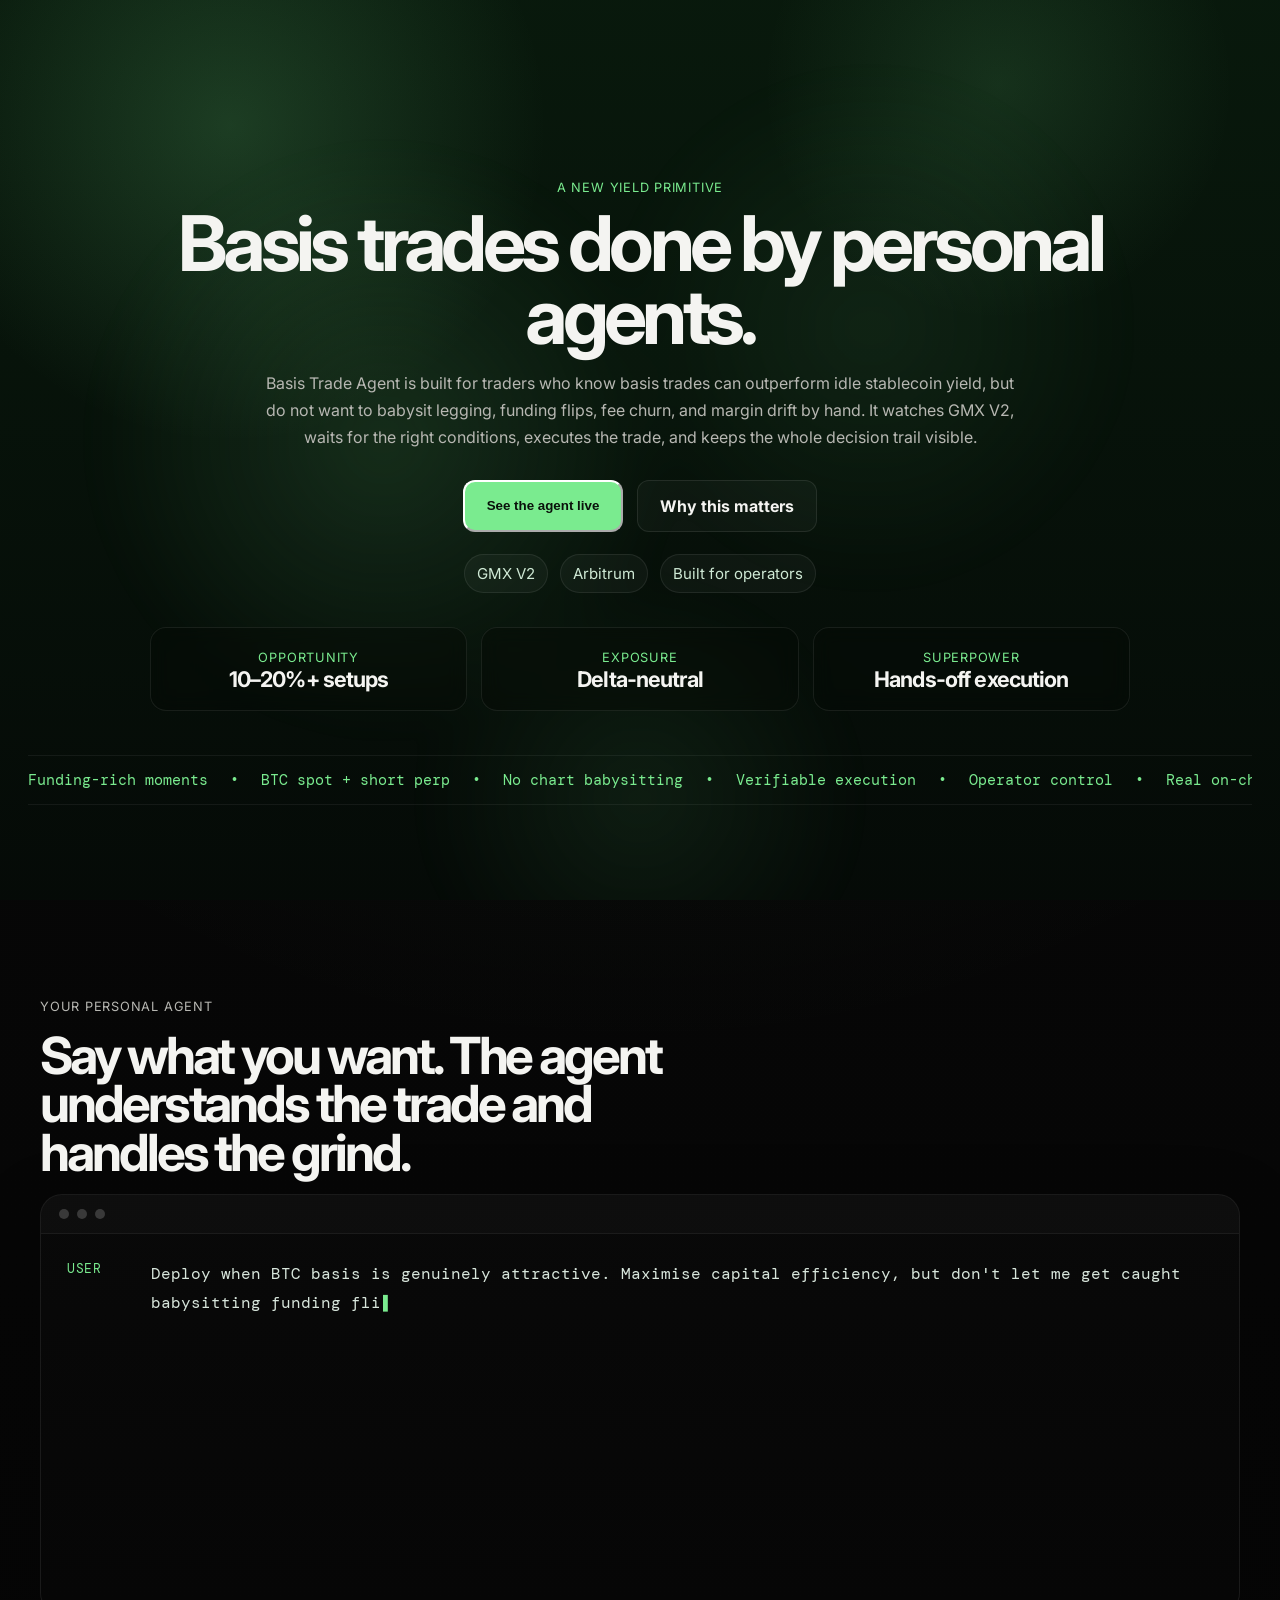
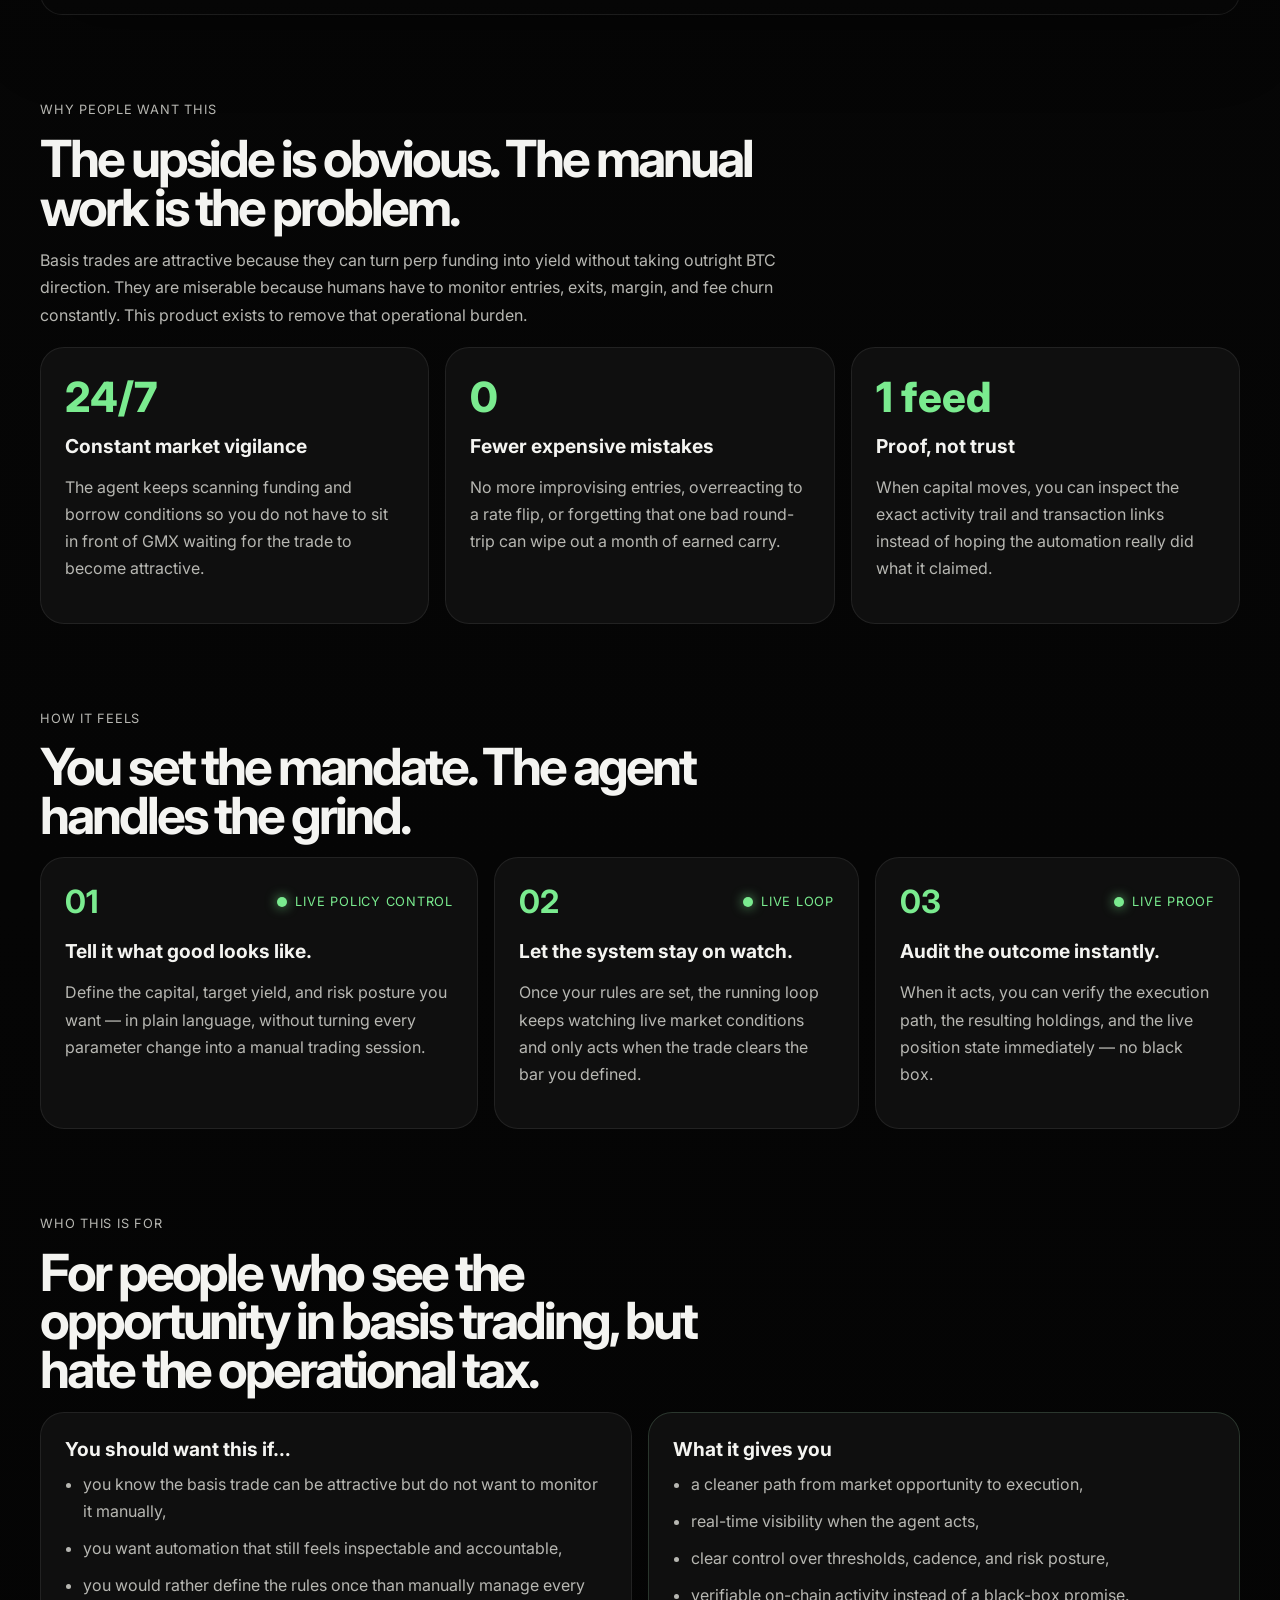
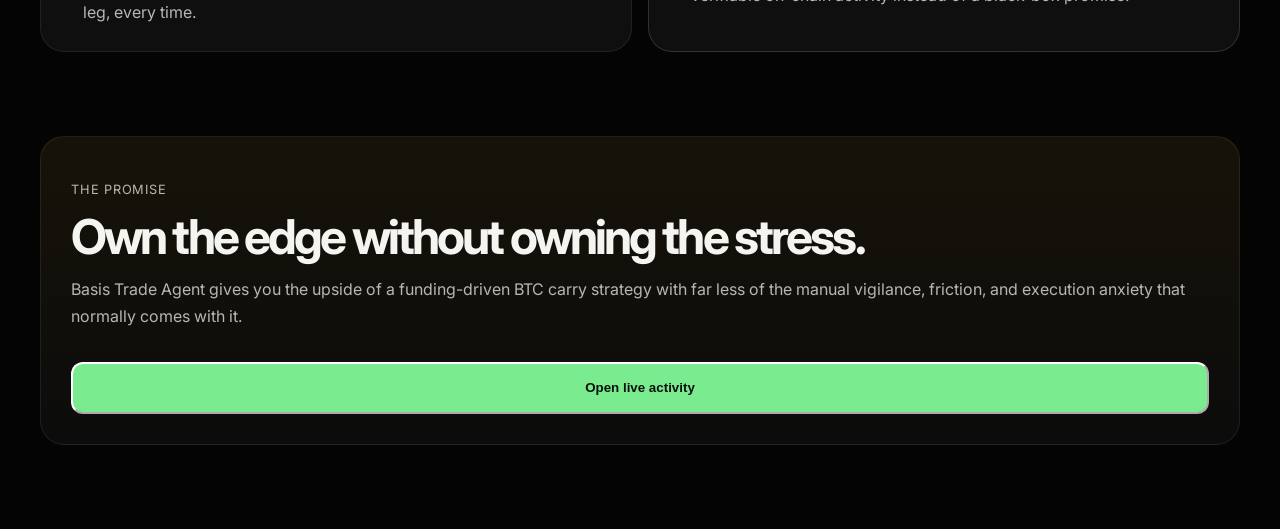
<file: landing-page/index.html>
<!doctype html>
<html lang="en">
  <head>
    <meta charset="UTF-8" />
    <meta name="viewport" content="width=device-width, initial-scale=1.0" />
    <title>Basis Trade Agent</title>
    <meta
      name="description"
      content="Basis Trade Agent captures BTC basis opportunities on GMX V2 with autonomous execution, live operator control, and on-chain verification."
    />
    <link rel="preconnect" href="https://fonts.googleapis.com" />
    <link rel="preconnect" href="https://fonts.gstatic.com" crossorigin />
    <link href="https://fonts.googleapis.com/css2?family=Inter:wght@400;500;700;800&family=DM+Mono:wght@400;500&display=swap" rel="stylesheet" />
    <link rel="stylesheet" href="./index.css" />
  </head>
  <body>
    <div class="landing-shell">
      <main>
        <section class="hero-section reveal-section">
          <div class="hero-copy hero-copy-full">
            <p class="eyebrow">A new yield primitive</p>
            <h1>Basis trades done by personal agents.</h1>
            <p class="hero-text hero-text-wide">
              Basis Trade Agent is built for traders who know basis trades can outperform idle stablecoin yield, but do not want to babysit legging, funding flips, fee churn, and margin drift by hand. It watches GMX V2, waits for the right conditions, executes the trade, and keeps the whole decision trail visible.
            </p>
            <div class="hero-actions">
              <button class="primary-button" type="button" data-open-activity>See the agent live</button>
              <a class="secondary-button" href="#how-it-works">Why this matters</a>
            </div>
            <div class="hero-badges">
              <span>GMX V2</span>
              <span>Arbitrum</span>
              <span>Built for operators</span>
            </div>
            <div class="hero-inline-metrics">
              <div>
                <span class="card-label">Opportunity</span>
                <strong>10–20%+ setups</strong>
              </div>
              <div>
                <span class="card-label">Exposure</span>
                <strong>Delta-neutral</strong>
              </div>
              <div>
                <span class="card-label">Superpower</span>
                <strong>Hands-off execution</strong>
              </div>
            </div>
          </div>
          <div class="ticker-section reveal-section">
            <div class="ticker-track">
              <span>Funding-rich moments</span>
              <span>•</span>
              <span>BTC spot + short perp</span>
              <span>•</span>
              <span>No chart babysitting</span>
              <span>•</span>
              <span>Verifiable execution</span>
              <span>•</span>
              <span>Operator control</span>
              <span>•</span>
              <span>Real on-chain actions</span>
              <span>•</span>
              <span>Funding-rich moments</span>
              <span>•</span>
              <span>BTC spot + short perp</span>
              <span>•</span>
              <span>No chart babysitting</span>
              <span>•</span>
              <span>Verifiable execution</span>
              <span>•</span>
              <span>Operator control</span>
              <span>•</span>
              <span>Real on-chain actions</span>
              <span>•</span>
            </div>
          </div>
        </section>

        <section class="section terminal-section reveal-section">
          <div class="section-heading narrow">
            <p class="eyebrow">Your personal agent</p>
            <h2>Say what you want. The agent understands the trade and handles the grind.</h2>
          </div>
          <div class="terminal-shell">
            <div class="terminal-topbar">
              <span></span><span></span><span></span>
            </div>
            <div class="terminal-window" id="terminal-window"></div>
          </div>
        </section>

        <section class="section reveal-section" id="proof">
          <div class="section-heading">
            <p class="eyebrow">Why people want this</p>
            <h2>The upside is obvious. The manual work is the problem.</h2>
            <p>Basis trades are attractive because they can turn perp funding into yield without taking outright BTC direction. They are miserable because humans have to monitor entries, exits, margin, and fee churn constantly. This product exists to remove that operational burden.</p>
          </div>
          <div class="value-grid">
            <article class="value-card tilt-card">
              <span class="value-number">24/7</span>
              <h3>Constant market vigilance</h3>
              <p>The agent keeps scanning funding and borrow conditions so you do not have to sit in front of GMX waiting for the trade to become attractive.</p>
            </article>
            <article class="value-card tilt-card">
              <span class="value-number">0</span>
              <h3>Fewer expensive mistakes</h3>
              <p>No more improvising entries, overreacting to a rate flip, or forgetting that one bad round-trip can wipe out a month of earned carry.</p>
            </article>
            <article class="value-card tilt-card">
              <span class="value-number">1 feed</span>
              <h3>Proof, not trust</h3>
              <p>When capital moves, you can inspect the exact activity trail and transaction links instead of hoping the automation really did what it claimed.</p>
            </article>
          </div>
        </section>

        <section class="section split-section reveal-section" id="how-it-works">
          <div class="section-heading narrow">
            <p class="eyebrow">How it feels</p>
            <h2>You set the mandate. The agent handles the grind.</h2>
          </div>
          <div class="story-grid">
            <article class="story-card story-card-large reveal-card">
              <div class="story-topline">
                <span class="story-index">01</span>
                <span class="live-pill">Live policy control</span>
              </div>
              <h3>Tell it what good looks like.</h3>
              <p>Define the capital, target yield, and risk posture you want — in plain language, without turning every parameter change into a manual trading session.</p>
            </article>
            <article class="story-card reveal-card delay-1">
              <div class="story-topline">
                <span class="story-index">02</span>
                <span class="live-pill">Live loop</span>
              </div>
              <h3>Let the system stay on watch.</h3>
              <p>Once your rules are set, the running loop keeps watching live market conditions and only acts when the trade clears the bar you defined.</p>
            </article>
            <article class="story-card reveal-card delay-2">
              <div class="story-topline">
                <span class="story-index">03</span>
                <span class="live-pill">Live proof</span>
              </div>
              <h3>Audit the outcome instantly.</h3>
              <p>When it acts, you can verify the execution path, the resulting holdings, and the live position state immediately — no black box.</p>
            </article>
          </div>
        </section>

        <section class="section reveal-section">
          <div class="section-heading narrow">
            <p class="eyebrow">Who this is for</p>
            <h2>For people who see the opportunity in basis trading, but hate the operational tax.</h2>
          </div>
          <div class="audience-grid">
            <article class="audience-card">
              <h3>You should want this if…</h3>
              <ul>
                <li>you know the basis trade can be attractive but do not want to monitor it manually,</li>
                <li>you want automation that still feels inspectable and accountable,</li>
                <li>you would rather define the rules once than manually manage every leg, every time.</li>
              </ul>
            </article>
            <article class="audience-card pulse-card">
              <h3>What it gives you</h3>
              <ul>
                <li>a cleaner path from market opportunity to execution,</li>
                <li>real-time visibility when the agent acts,</li>
                <li>clear control over thresholds, cadence, and risk posture,</li>
                <li>verifiable on-chain activity instead of a black-box promise.</li>
              </ul>
            </article>
          </div>
        </section>

        <section class="cta-panel reveal-section">
          <div class="cta-copy">
            <p class="eyebrow">The promise</p>
            <h2>Own the edge without owning the stress.</h2>
            <p>Basis Trade Agent gives you the upside of a funding-driven BTC carry strategy with far less of the manual vigilance, friction, and execution anxiety that normally comes with it.</p>
          </div>
          <button class="primary-button full-width" type="button" data-open-activity>Open live activity</button>
        </section>
      </main>
    </div>
    <div class="activity-modal-overlay" id="activity-modal-overlay" hidden>
      <div class="activity-modal" role="dialog" aria-modal="true" aria-labelledby="activity-modal-title">
        <header class="activity-modal-header">
          <div>
            <p class="activity-kicker">Live execution feed</p>
            <h2 id="activity-modal-title">Agent #1 thoughts</h2>
            <p class="activity-subtitle">What the strategy is seeing, deciding, and doing right now.</p>
          </div>
          <div class="activity-controls">
            <button class="button-lite" id="activity-refresh-button" type="button">Refresh now</button>
            <button class="button-lite" id="activity-close-button" type="button">Close</button>
          </div>
        </header>
        <div class="activity-meta-row">
          <span class="activity-status" id="activity-feed-status">Waiting</span>
          <span class="activity-meta" id="activity-last-updated">—</span>
        </div>
        <div class="terminal-feed-card">
          <div class="terminal-feed" id="activity-terminal-feed">
            <div class="empty-state">Waiting for the strategy loop to write activity.</div>
          </div>
        </div>
      </div>
    </div>
    <script src="./app.js"></script>
  </body>
</html>
</file>
<file: landing-page/index.css>
:root {
  color-scheme: dark;
  --bg: #040404;
  --panel: #0a0a0a;
  --panel-2: #0f0f0f;
  --line: rgba(255, 255, 255, 0.08);
  --text: #f4f4f1;
  --muted: #b7b7b2;
  --muted-2: #8b8f8a;
  --green: #7aeb8f;
  --green-2: #5ad76f;
  --green-soft: rgba(122, 235, 143, 0.12);
  --info: #cfe9d5;
  --warn: #ffd777;
  --critical: #ff8f8f;
}

* {
  box-sizing: border-box;
}

html,
body {
  margin: 0;
  min-height: 100%;
  background: var(--bg);
  color: var(--text);
  font-family: Inter, system-ui, sans-serif;
}

body {
  background:
    radial-gradient(circle at top center, rgba(122, 235, 143, 0.08), transparent 28%),
    linear-gradient(180deg, #070707 0%, #040404 100%);
  overflow-x: hidden;
}

body::before {
  content: "";
  position: fixed;
  inset: 0;
  pointer-events: none;
  background-image: linear-gradient(rgba(255, 255, 255, 0.025) 1px, transparent 1px), linear-gradient(90deg, rgba(255, 255, 255, 0.025) 1px, transparent 1px);
  background-size: 34px 34px;
  mask-image: linear-gradient(180deg, rgba(0, 0, 0, 0.35), transparent 80%);
}

.landing-shell {
  width: min(1200px, calc(100vw - 48px));
  margin: 0 auto;
  padding: 0 0 84px;
}

.value-card,
.story-card,
.audience-card,
.cta-panel {
  border: 1px solid var(--line);
  border-radius: 24px;
  background: var(--panel);
}

.hero-section {
  width: 100vw;
  margin-left: calc(50% - 50vw);
  margin-right: calc(50% - 50vw);
  min-height: 100vh;
  display: flex;
  flex-direction: column;
  justify-content: center;
  padding: 72px 28px 0;
  margin-top: 0;
  position: relative;
  overflow: hidden;
}

.hero-section::before {
  content: "";
  position: absolute;
  top: -100px;
  bottom: -24px;
  left: 50%;
  width: 100vw;
  transform: translateX(-50%);
  background:
    radial-gradient(circle at 18% 22%, rgba(122, 235, 143, 0.18), transparent 24%),
    radial-gradient(circle at 78% 18%, rgba(122, 235, 143, 0.12), transparent 18%),
    linear-gradient(180deg, rgba(9, 27, 13, 0.98), rgba(5, 10, 7, 0.99)),
    linear-gradient(rgba(255, 255, 255, 0.028) 1px, transparent 1px),
    linear-gradient(90deg, rgba(255, 255, 255, 0.028) 1px, transparent 1px);
  background-size: auto, auto, auto, 28px 28px, 28px 28px;
}

.hero-section::after {
  content: "";
  position: absolute;
  top: -120px;
  left: 50%;
  width: 100vw;
  height: calc(100% + 220px);
  transform: translateX(-50%);
  background:
    radial-gradient(circle at 30% 50%, rgba(122, 235, 143, 0.13), transparent 28%),
    radial-gradient(circle at 68% 40%, rgba(122, 235, 143, 0.08), transparent 24%),
    radial-gradient(circle at 50% 82%, rgba(122, 235, 143, 0.08), transparent 20%);
  filter: blur(18px);
  animation: heroPulse 9s ease-in-out infinite alternate;
}

.hero-copy {
  position: relative;
  z-index: 1;
}

.eyebrow,
.card-kicker,
.card-label,
.live-pill {
  font-size: 0.8rem;
  text-transform: uppercase;
  letter-spacing: 0.06em;
  color: var(--green);
}

.hero-copy h1,
.section-heading h2,
.cta-copy h2 {
  margin: 10px 0 14px;
  font-size: clamp(3rem, 6vw, 5.25rem);
  line-height: 0.95;
  letter-spacing: -0.06em;
}

.hero-text,
.section-heading p,
.value-card p,
.story-card p,
.audience-card li,
.cta-copy p {
  color: var(--muted);
  line-height: 1.7;
}

.hero-actions {
  display: flex;
  flex-wrap: wrap;
  gap: 14px;
  margin-top: 28px;
}

.primary-button,
.secondary-button {
  display: inline-flex;
  align-items: center;
  justify-content: center;
  min-height: 52px;
  padding: 0 22px;
  border-radius: 12px;
  text-decoration: none;
  font-weight: 700;
}

.primary-button {
  background: var(--green);
  color: #0a110b;
}

.secondary-button {
  border: 1px solid rgba(255, 255, 255, 0.09);
  background: rgba(255, 255, 255, 0.03);
  color: var(--text);
}

.hero-badges {
  display: flex;
  flex-wrap: wrap;
  gap: 12px;
  margin-top: 22px;
}

.hero-badges span {
  border: 1px solid rgba(255, 255, 255, 0.08);
  background: rgba(255, 255, 255, 0.035);
  border-radius: 999px;
  padding: 9px 12px;
  color: #cfe9d5;
  font-size: 0.94rem;
}

.ticker-section {
  width: 100%;
  margin-top: 44px;
  border-top: 1px solid rgba(255, 255, 255, 0.06);
  border-bottom: 1px solid rgba(255, 255, 255, 0.06);
  overflow: hidden;
  position: relative;
  z-index: 1;
}

.ticker-track {
  display: inline-flex;
  gap: 22px;
  padding: 14px 0;
  min-width: max-content;
  color: var(--green);
  font-family: "DM Mono", monospace;
  font-size: 0.92rem;
  animation: ticker 22s linear infinite;
}

.section {
  margin-top: 84px;
}

.section-heading {
  max-width: 780px;
  margin-bottom: 18px;
}

.section-heading.narrow {
  max-width: 700px;
}

.section-heading h2 {
  font-size: clamp(2.2rem, 4vw, 3.4rem);
}

.value-grid {
  display: grid;
  grid-template-columns: repeat(3, minmax(0, 1fr));
  gap: 16px;
}

.value-card,
.story-card,
.audience-card {
  padding: 24px;
  background: var(--panel-2);
}

.value-card h3,
.story-card h3,
.audience-card h3 {
  margin: 0 0 10px;
  font-size: 1.2rem;
}

.value-number {
  display: block;
  margin-bottom: 12px;
  color: var(--green);
  font-size: 2.6rem;
  font-weight: 800;
}

.tilt-card {
  transform-style: preserve-3d;
  transition: transform 220ms ease, border-color 220ms ease;
}

.tilt-card:hover {
  transform: translateY(-4px) rotateX(2deg) rotateY(-2deg);
  border-color: rgba(122, 235, 143, 0.24);
}

.story-grid {
  display: grid;
  grid-template-columns: 1.2fr 1fr 1fr;
  gap: 16px;
}

.story-card {
  min-height: 220px;
}

.story-topline {
  display: flex;
  align-items: center;
  justify-content: space-between;
  gap: 12px;
  margin-bottom: 18px;
}

.story-index {
  color: var(--green);
  font-size: 2rem;
  font-weight: 700;
}

.live-pill {
  display: inline-flex;
  align-items: center;
  gap: 8px;
}

.live-pill::before {
  content: "";
  width: 10px;
  height: 10px;
  border-radius: 999px;
  background: var(--green);
  box-shadow: 0 0 12px rgba(122, 235, 143, 0.8);
}

.audience-grid {
  display: grid;
  grid-template-columns: repeat(2, minmax(0, 1fr));
  gap: 16px;
}

.audience-card ul {
  margin: 0;
  padding-left: 18px;
}

.audience-card li + li {
  margin-top: 10px;
}

.pulse-card {
  position: relative;
}

.pulse-card::after {
  content: "";
  position: absolute;
  inset: -1px;
  border-radius: inherit;
  border: 1px solid rgba(122, 235, 143, 0.1);
  animation: pulseBorder 3s ease-in-out infinite;
}

.cta-panel {
  margin-top: 84px;
  padding: 30px;
  display: grid;
  gap: 16px;
  background: linear-gradient(180deg, rgba(26, 21, 10, 0.88), rgba(12, 12, 12, 0.98));
}

.cta-copy h2 {
  font-size: clamp(2.1rem, 4vw, 3rem);
}

.full-width {
  width: 100%;
}

.reveal-section,
.reveal-card {
  opacity: 0;
  transform: translateY(26px);
  transition: opacity 700ms ease, transform 700ms ease;
}

.reveal-section.is-visible,
.reveal-card.is-visible {
  opacity: 1;
  transform: translateY(0);
}

.reveal-card.delay-1 {
  transition-delay: 120ms;
}

.reveal-card.delay-2 {
  transition-delay: 220ms;
}

@keyframes heroPulse {
  0% {
    transform: translateX(-50%) scale(1) translateY(0px);
    opacity: 0.9;
  }
  100% {
    transform: translateX(-50%) scale(1.03) translateY(12px);
    opacity: 1;
  }
}

@keyframes ticker {
  from {
    transform: translateX(0);
  }
  to {
    transform: translateX(-50%);
  }
}

@keyframes pulseBorder {
  0%,
  100% {
    opacity: 0.35;
  }
  50% {
    opacity: 1;
  }
}

@media (max-width: 1080px) {
  .landing-shell {
    width: min(100vw - 28px, 1200px);
  }

  .value-grid,
  .story-grid,
  .audience-grid,
  .hero-inline-metrics {
    grid-template-columns: 1fr;
  }
}

@media (max-width: 720px) {
  .landing-shell {
    width: min(100vw - 20px, 1200px);
    padding-top: 18px;
    padding-bottom: 52px;
  }

  .site-header,
  .hero-actions,
  .header-links,
  .story-topline {
    flex-direction: column;
    align-items: flex-start;
  }

  .hero-section,
  .value-card,
  .story-card,
  .audience-card,
  .cta-panel {
    padding: 20px;
  }

  .hero-copy h1,
  .section-heading h2,
  .cta-copy h2 {
    font-size: 2.6rem;
  }
}


.hero-copy-full {
  width: min(100%, 980px);
  margin: 0 auto;
  text-align: center;
}

.hero-text-wide {
  max-width: 760px;
  margin-left: auto;
  margin-right: auto;
}

.hero-copy-full .hero-actions,
.hero-copy-full .hero-badges {
  justify-content: center;
}

.hero-inline-metrics {
  display: grid;
  grid-template-columns: repeat(3, minmax(0, 1fr));
  gap: 14px;
  margin-top: 34px;
}

.hero-inline-metrics > div {
  border: 1px solid rgba(255, 255, 255, 0.08);
  background: rgba(6, 10, 7, 0.42);
  border-radius: 16px;
  padding: 18px;
  backdrop-filter: blur(10px);
}

.hero-inline-metrics strong {
  display: block;
  margin-top: 0;
  font-size: 1.35rem;
  letter-spacing: -0.04em;
}


.terminal-section {
  margin-top: 96px;
}

.terminal-shell {
  border: 1px solid var(--line);
  border-radius: 22px;
  background: linear-gradient(180deg, rgba(9, 9, 9, 0.98), rgba(6, 6, 6, 0.98));
  overflow: hidden;
  box-shadow: 0 24px 70px rgba(0, 0, 0, 0.28);
}

.terminal-topbar {
  display: flex;
  gap: 8px;
  padding: 14px 18px;
  border-bottom: 1px solid rgba(255, 255, 255, 0.06);
  background: rgba(255, 255, 255, 0.02);
}

.terminal-topbar span {
  width: 10px;
  height: 10px;
  border-radius: 999px;
  background: rgba(255, 255, 255, 0.18);
}

.terminal-window {
  min-height: 380px;
  padding: 26px;
  display: flex;
  flex-direction: column;
  gap: 16px;
  font-family: "DM Mono", monospace;
}

.terminal-line {
  display: flex;
  align-items: flex-start;
  gap: 12px;
  opacity: 0;
  transform: translateY(8px);
  transition: opacity 220ms ease, transform 220ms ease;
}

.terminal-line.is-visible {
  opacity: 1;
  transform: translateY(0);
}

.terminal-role {
  flex: 0 0 auto;
  min-width: 72px;
  color: var(--green);
  font-size: 0.82rem;
  text-transform: uppercase;
  letter-spacing: 0.04em;
}

.terminal-content {
  white-space: pre-wrap;
  color: #d8e6dc;
  line-height: 1.8;
}

.terminal-cursor::after {
  content: "▌";
  margin-left: 2px;
  color: var(--green);
  animation: cursorBlink 0.9s steps(1) infinite;
}

@keyframes cursorBlink {
  0%, 50% { opacity: 1; }
  50.01%, 100% { opacity: 0; }
}

.activity-modal-overlay {
  position: fixed;
  inset: 0;
  z-index: 40;
  display: flex;
  align-items: center;
  justify-content: center;
  padding: 5vh 5vw;
  background: rgba(2, 4, 3, 0.78);
  backdrop-filter: blur(6px);
}

.activity-modal-overlay[hidden] {
  display: none;
}

.activity-modal {
  width: 90vw;
  height: 90vh;
  display: flex;
  flex-direction: column;
  border: 1px solid var(--line);
  border-radius: 24px;
  background: linear-gradient(180deg, rgba(9, 9, 9, 0.98), rgba(5, 5, 5, 0.98));
  box-shadow: 0 40px 100px rgba(0, 0, 0, 0.5);
  overflow: hidden;
  padding: 26px;
}

.activity-modal-header {
  display: flex;
  align-items: flex-start;
  justify-content: space-between;
  gap: 18px;
  margin-bottom: 16px;
}

.activity-kicker {
  margin: 0 0 8px;
  font-size: 0.8rem;
  text-transform: uppercase;
  letter-spacing: 0.06em;
  color: var(--green);
}

.activity-modal-header h2 {
  margin: 0 0 6px;
  font-size: clamp(1.8rem, 3vw, 2.6rem);
  letter-spacing: -0.04em;
}

.activity-subtitle,
.activity-meta,
.feed-line-message,
.empty-state {
  color: var(--muted);
}

.activity-controls {
  display: flex;
  gap: 12px;
  flex-wrap: wrap;
  flex: 0 0 auto;
}

.button-lite {
  border: 1px solid var(--line);
  background: rgba(255, 255, 255, 0.03);
  color: var(--text);
  padding: 12px 15px;
  border-radius: 12px;
  font: inherit;
  cursor: pointer;
}

.button-lite:hover {
  background: rgba(255, 255, 255, 0.06);
}

.activity-meta-row {
  display: flex;
  align-items: center;
  justify-content: space-between;
  gap: 16px;
  margin-bottom: 16px;
  flex: 0 0 auto;
}

.activity-status {
  display: inline-flex;
  align-items: center;
  gap: 8px;
  color: var(--green);
  font-size: 0.95rem;
}

.activity-status::before {
  content: "";
  width: 10px;
  height: 10px;
  border-radius: 999px;
  background: var(--green);
  box-shadow: 0 0 12px rgba(122, 235, 143, 0.8);
}

.terminal-feed-card {
  flex: 1 1 auto;
  min-height: 0;
  border: 1px solid var(--line);
  border-radius: 18px;
  background: rgba(0, 0, 0, 0.5);
  overflow: hidden;
}

.terminal-feed {
  height: 100%;
  overflow-y: auto;
  padding: 18px;
  display: flex;
  flex-direction: column;
  gap: 12px;
  font-family: "DM Mono", monospace;
}

.feed-line {
  display: grid;
  grid-template-columns: 150px 88px minmax(0, 1fr);
  gap: 14px;
  align-items: start;
  padding: 14px 16px;
  border-radius: 14px;
  border: 1px solid rgba(255, 255, 255, 0.05);
  background: rgba(255, 255, 255, 0.02);
}

.feed-line-time,
.feed-line-level {
  color: var(--muted-2);
  font-size: 0.83rem;
}

.feed-line-level {
  text-transform: uppercase;
  letter-spacing: 0.05em;
}

.feed-line[data-level="INFO"] .feed-line-level {
  color: var(--green);
}

.feed-line[data-level="WARNING"] .feed-line-level,
.feed-line[data-level="WARN"] .feed-line-level {
  color: var(--warn);
}

.feed-line[data-level="CRITICAL"] .feed-line-level,
.feed-line[data-level="ERROR"] .feed-line-level {
  color: var(--critical);
}

.feed-line-message {
  white-space: pre-wrap;
  line-height: 1.7;
  color: var(--info);
}

.feed-line-message a {
  color: var(--green);
  text-decoration: none;
  word-break: break-all;
}

.feed-line-message a:hover {
  text-decoration: underline;
}

@media (max-width: 720px) {
  .activity-modal {
    width: 96vw;
    height: 94vh;
    padding: 18px;
  }

  .activity-modal-header,
  .activity-meta-row {
    flex-direction: column;
    align-items: flex-start;
  }

  .feed-line {
    grid-template-columns: 1fr;
  }
}
</file>
